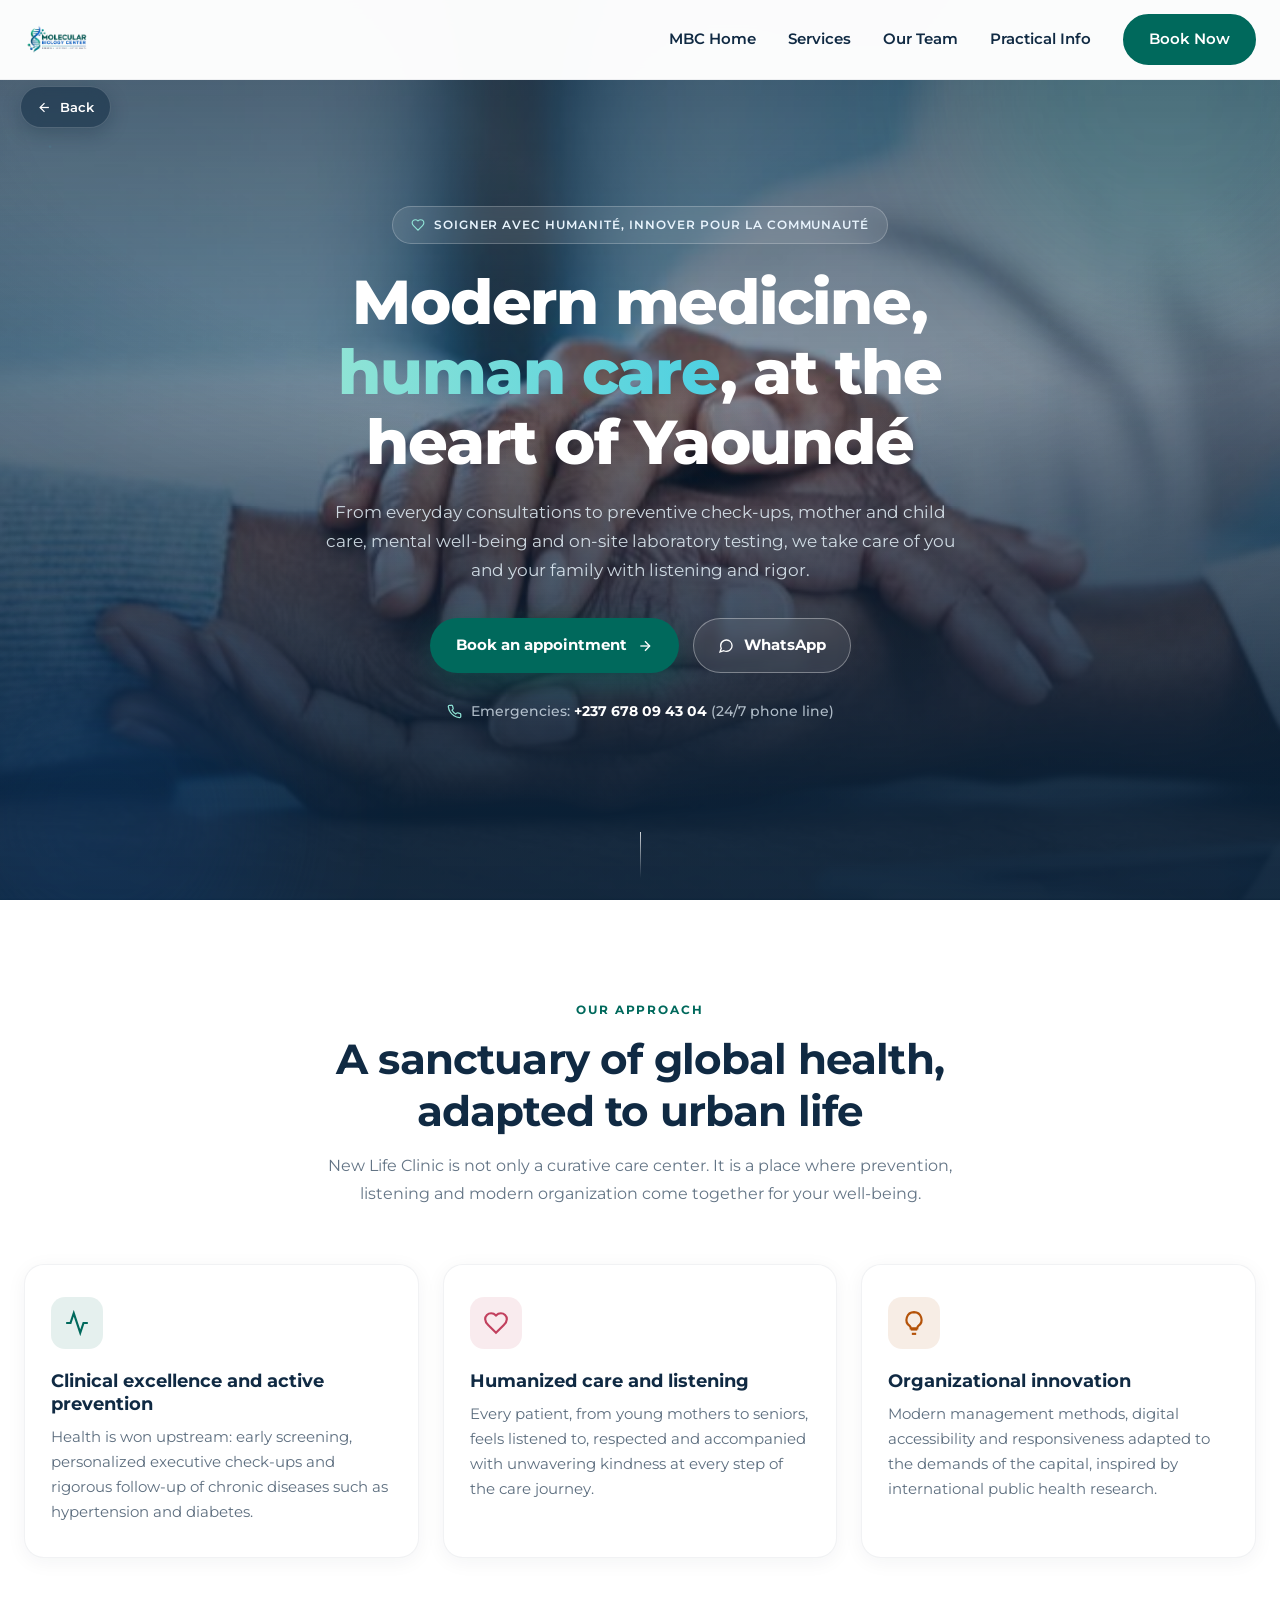
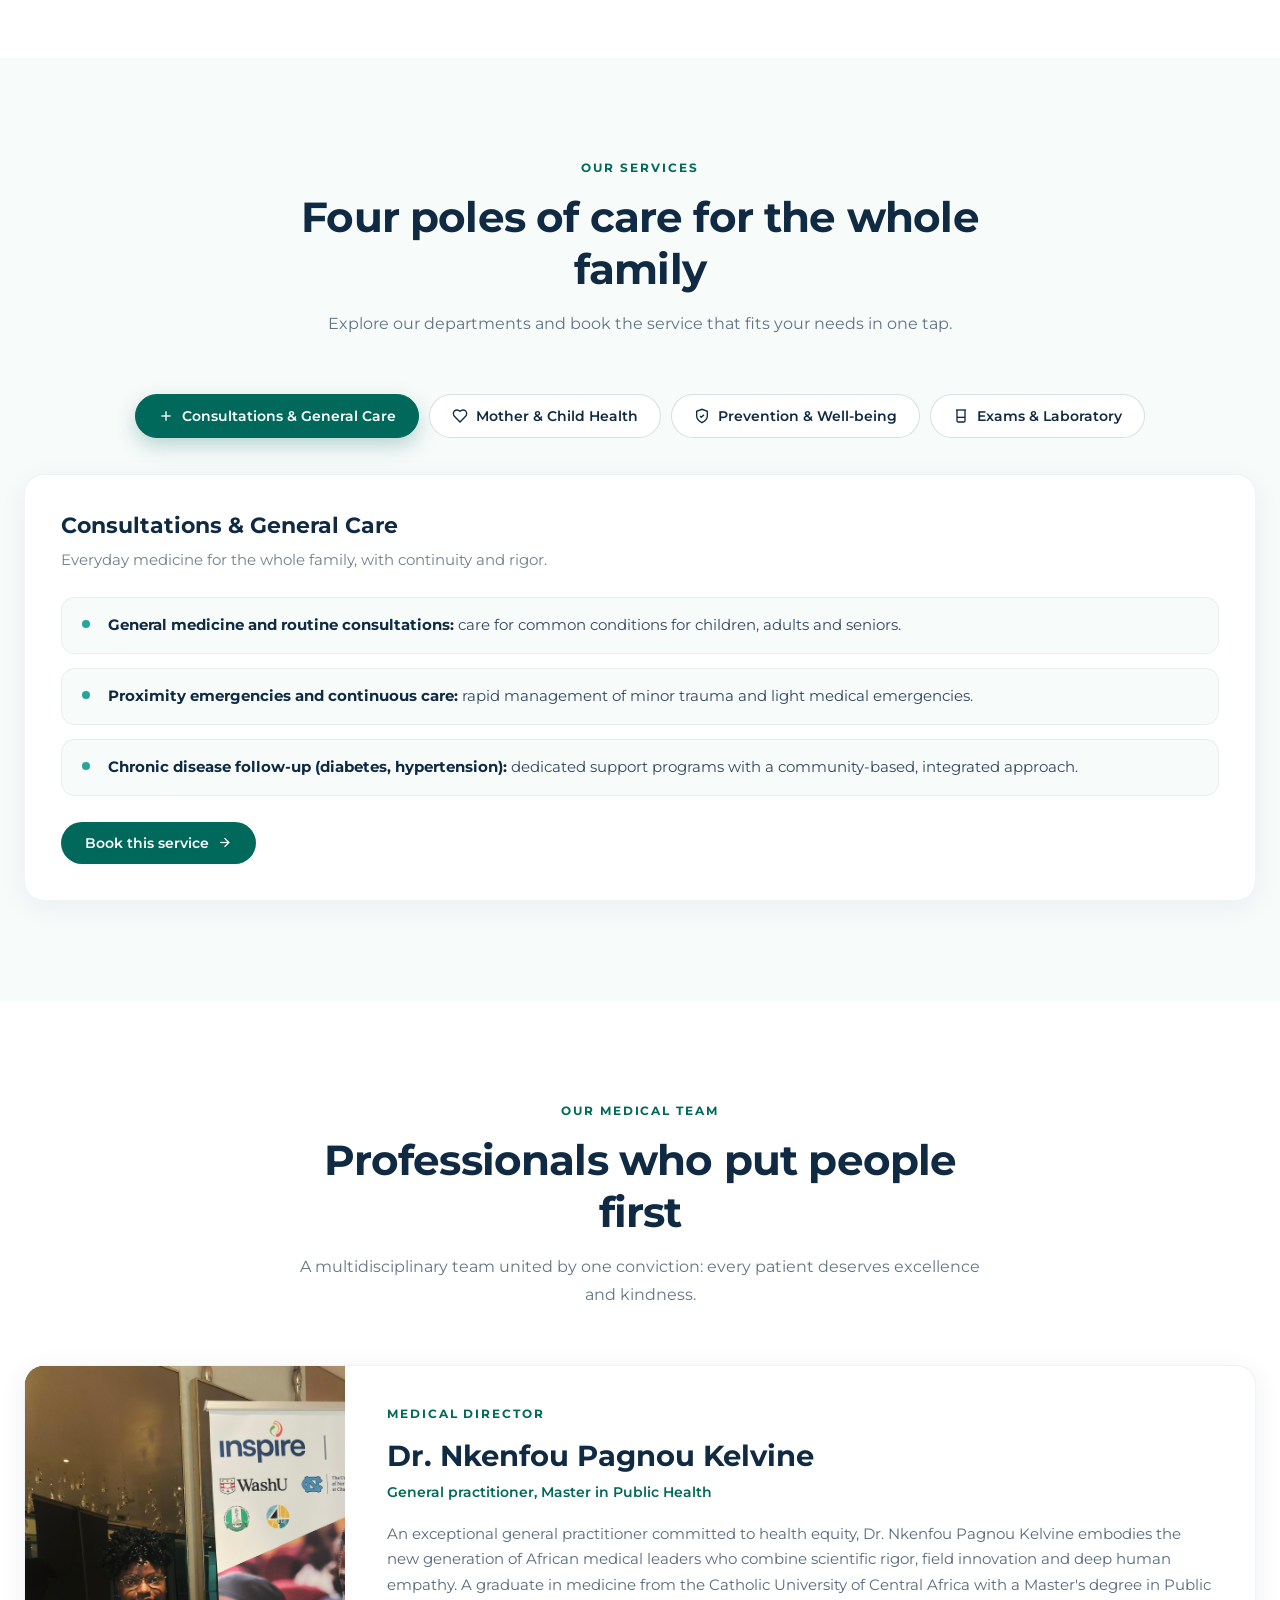
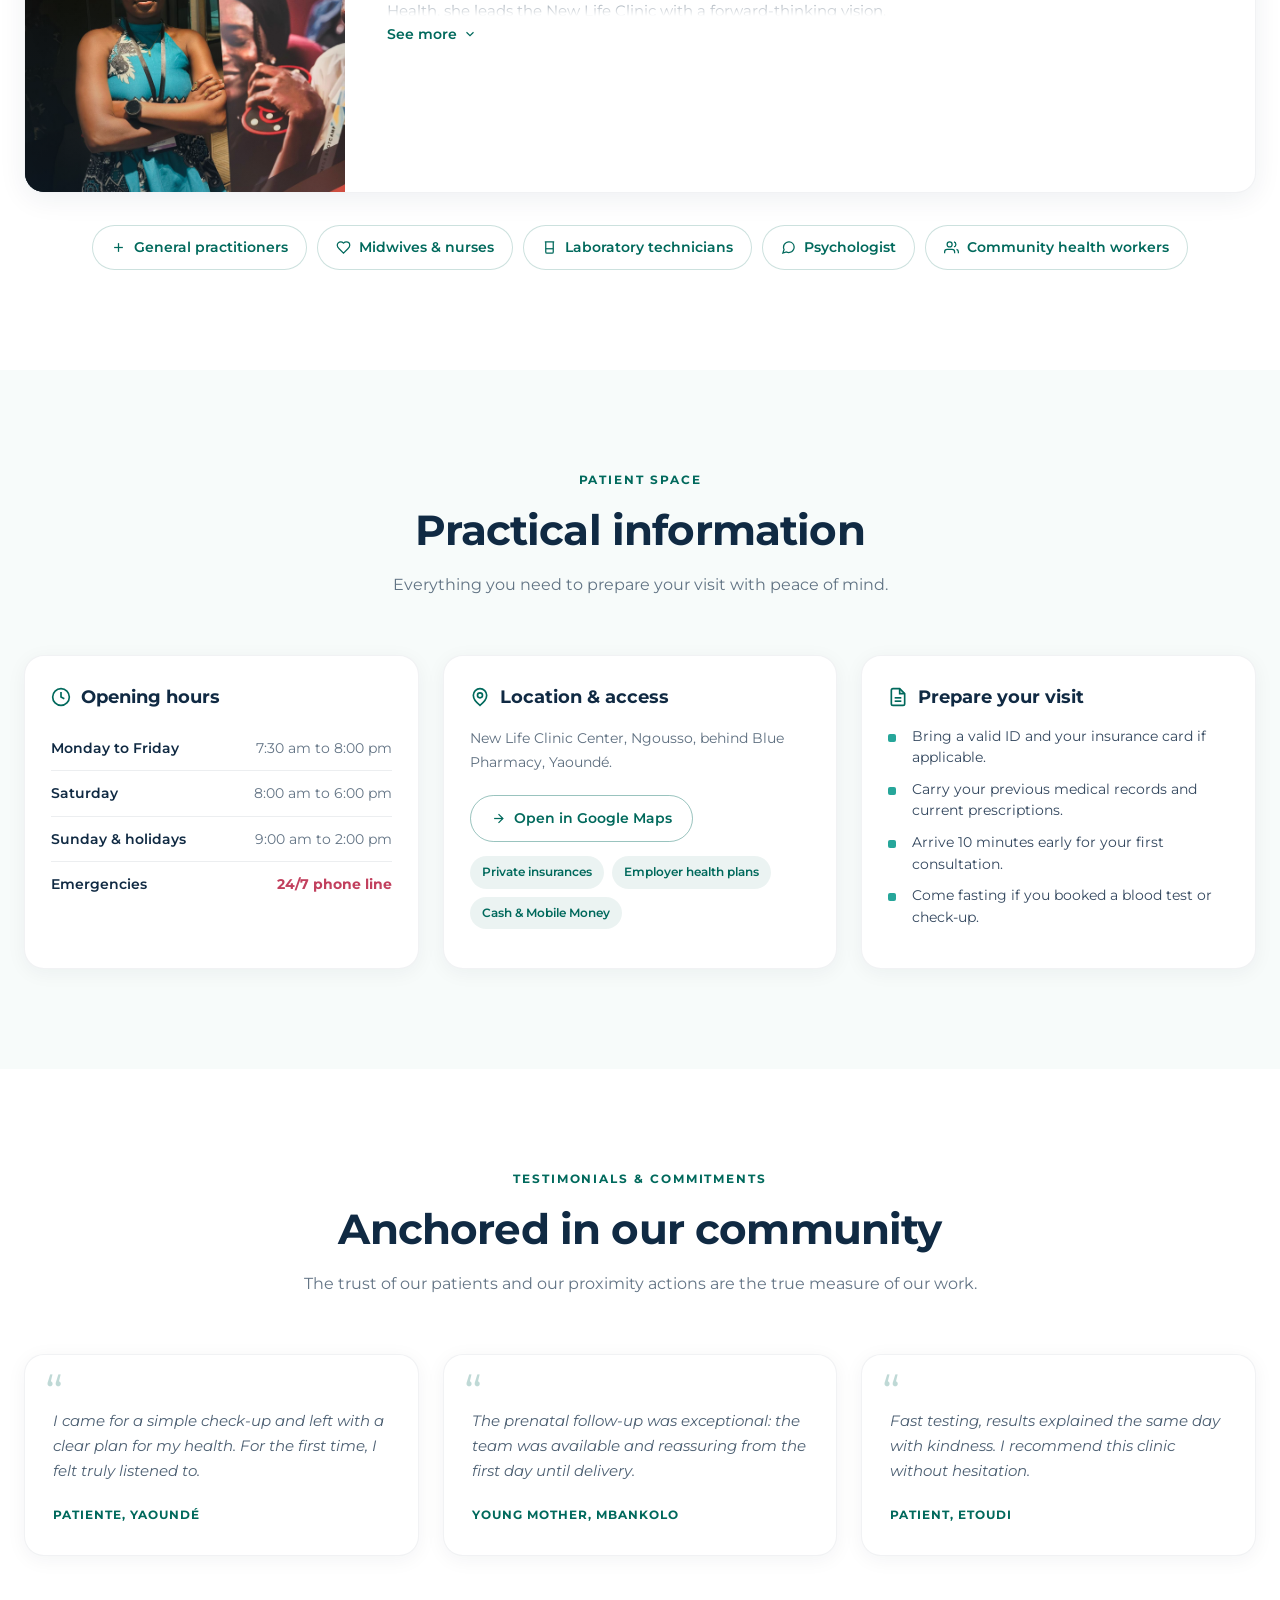
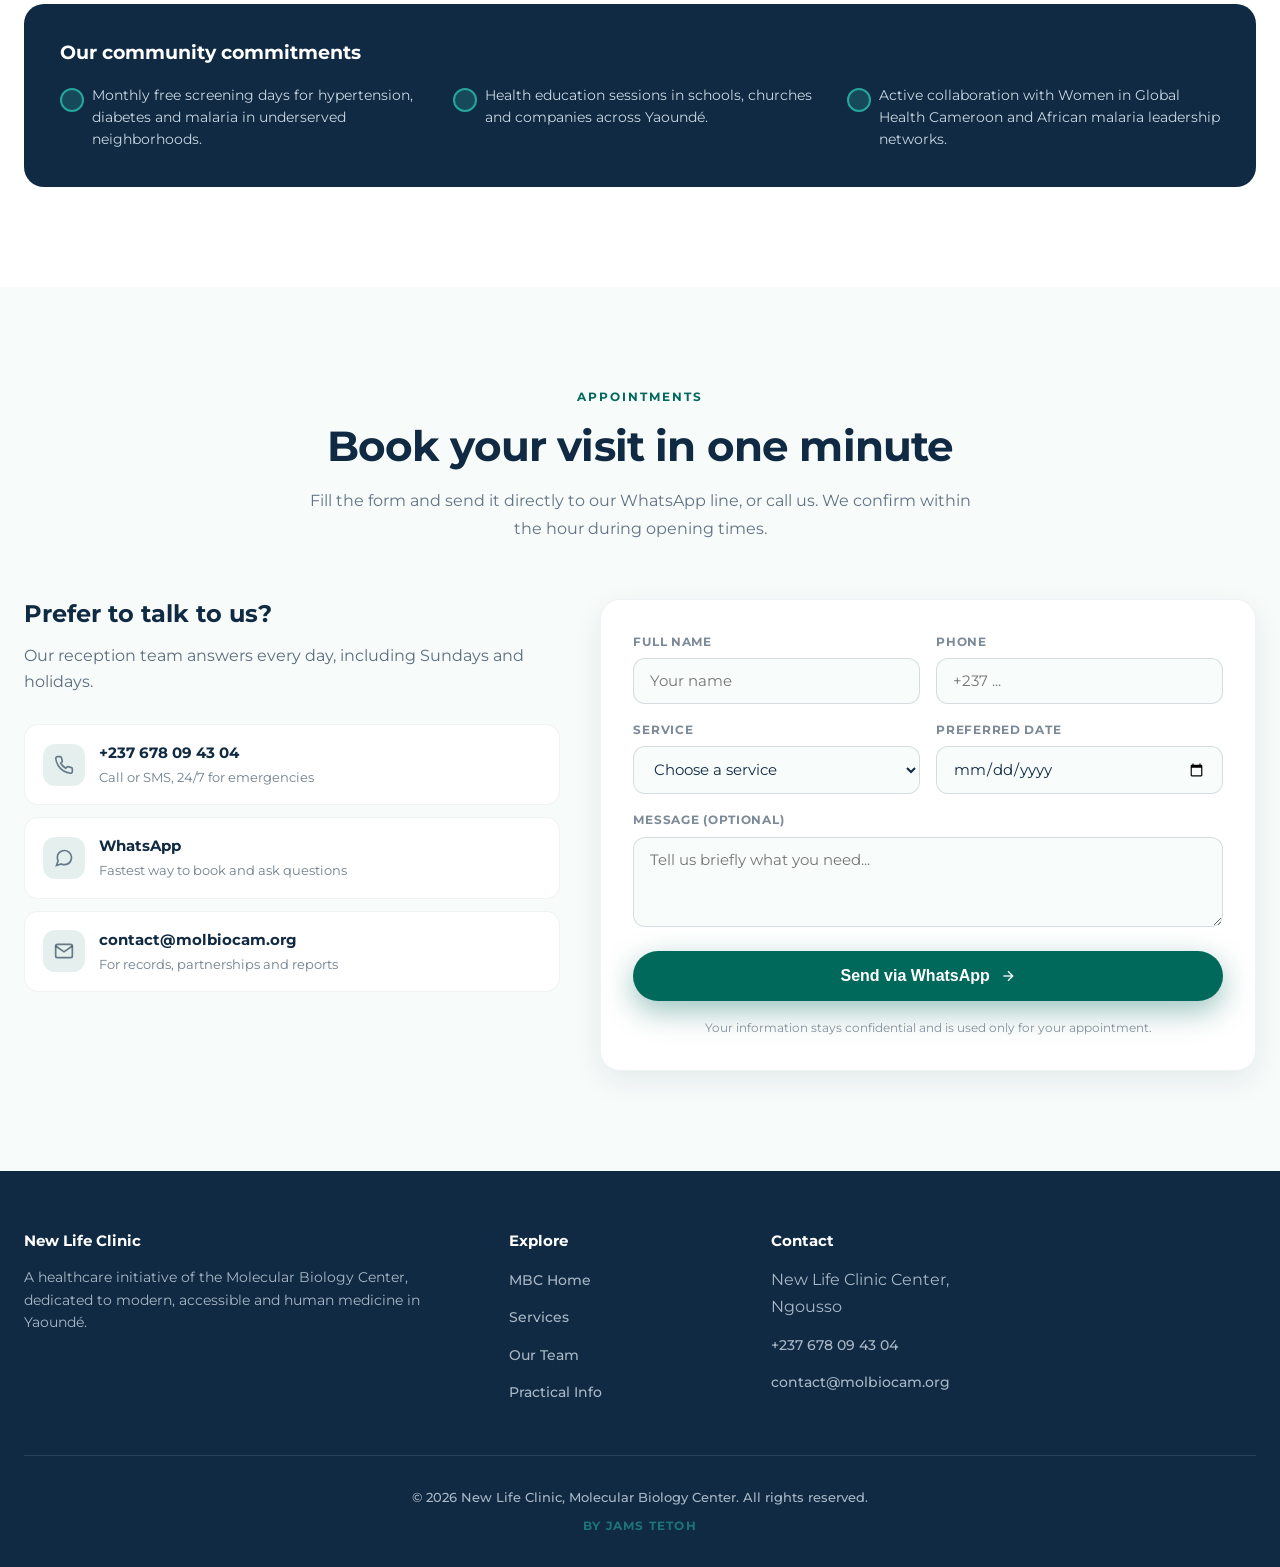
<file: new-life-clinic.html>
<!DOCTYPE html>
<html lang="en">
<head>
<meta charset="UTF-8">
<meta name="viewport" content="width=device-width, initial-scale=1.0, maximum-scale=5.0">
<title>New Life Clinic | Molecular Biology Center</title>
<link href="https://fonts.googleapis.com/css2?family=Sora:wght@600;700;800&family=Inter:wght@400;500;600&display=swap" rel="stylesheet">
<link rel="stylesheet" href="assets/mbc-core.css">
<style>
.nlc-section{padding:100px 24px;}
.nlc-section.alt{background:#F7FBFA;}
.nlc-inner{max-width:1240px;margin:0 auto;}
.sec-head{text-align:center;max-width:680px;margin:0 auto 56px;}
.overline{font-size:.75rem;font-weight:700;letter-spacing:.16em;text-transform:uppercase;color:#00695C;margin-bottom:14px;display:block;}
.sec-head h2{font-size:clamp(1.8rem,3.4vw,2.6rem);letter-spacing:-.02em;margin:0 0 14px;}
.sec-head p{color:rgba(16,42,67,.65);font-size:1.02rem;line-height:1.7;margin:0;}
.pillar-grid{display:grid;grid-template-columns:repeat(3,1fr);gap:24px;}
.pillar-card{background:#fff;border:1px solid rgba(16,42,67,.06);border-radius:20px;padding:32px 26px;box-shadow:0 4px 20px rgba(16,42,67,.05);transition:transform .35s cubic-bezier(.16,1,.3,1),box-shadow .35s ease;}
.pillar-card:hover{transform:translateY(-8px);box-shadow:0 24px 55px rgba(16,42,67,.12);}
.pillar-icon{width:52px;height:52px;border-radius:14px;display:flex;align-items:center;justify-content:center;margin-bottom:20px;}
.pillar-icon svg{width:26px;height:26px;}
.tint-teal{background:rgba(0,105,92,.1);color:#00695C;}
.tint-rose{background:rgba(194,64,94,.1);color:#C2405E;}
.tint-amber{background:rgba(180,83,9,.1);color:#B45309;}
.pillar-card h3{font-size:1.15rem;margin:0 0 10px;}
.pillar-card p{font-size:.92rem;color:rgba(16,42,67,.68);margin:0;}
.nlc-tabs{display:flex;flex-wrap:wrap;gap:10px;justify-content:center;margin-bottom:36px;}
.nlc-tab{padding:12px 22px;border-radius:50px;border:1.5px solid rgba(16,42,67,.15);background:#fff;color:#102A43;font-weight:600;font-size:.9rem;cursor:pointer;transition:all .3s;display:inline-flex;align-items:center;gap:8px;font-family:'Montserrat',sans-serif;}
.nlc-tab svg{width:16px;height:16px;}
.nlc-tab:hover{border-color:#00695C;color:#00695C;transform:translateY(-2px);}
.nlc-tab.active{background:#00695C;border-color:#00695C;color:#fff;box-shadow:0 8px 20px rgba(0,105,92,.25);}
.nlc-panel{display:none;background:#fff;border:1px solid rgba(16,42,67,.06);border-radius:20px;padding:36px;box-shadow:0 6px 28px rgba(16,42,67,.06);}
.nlc-panel.active{display:block;animation:panelIn .5s cubic-bezier(.16,1,.3,1);}
@keyframes panelIn{from{opacity:0;transform:translateY(14px);}to{opacity:1;transform:none;}}
.nlc-panel h3{font-size:1.4rem;margin:0 0 8px;}
.panel-sub{color:rgba(16,42,67,.6);margin:0 0 24px;font-size:.95rem;}
.svc-list{list-style:none;display:grid;gap:14px;margin:0 0 26px;padding:0;}
.svc-list li{background:#F7FBFA;border:1px solid rgba(16,42,67,.06);border-radius:14px;padding:16px 18px 16px 46px;position:relative;font-size:.93rem;color:#33475E;line-height:1.55;}
.svc-list li::before{content:"";position:absolute;left:20px;top:22px;width:8px;height:8px;border-radius:50%;background:#26A69A;}
.svc-list b{color:#102A43;}
.pick-service{display:inline-flex;align-items:center;gap:8px;background:#00695C;color:#fff;border:none;cursor:pointer;padding:12px 24px;border-radius:50px;font-weight:600;font-size:.9rem;transition:all .3s;font-family:'Montserrat',sans-serif;}
.pick-service:hover{background:#005a50;transform:translateY(-2px);box-shadow:0 8px 20px rgba(0,105,92,.25);}
.pick-service svg{width:15px;height:15px;}
.tm-founder{display:grid;grid-template-columns:320px 1fr;background:#fff;border-radius:20px;overflow:hidden;box-shadow:0 6px 28px rgba(16,42,67,.07);border:1px solid rgba(16,42,67,.06);margin-bottom:32px;}
.tm-founder-media{position:relative;aspect-ratio:3/4;background:linear-gradient(160deg,#0E3A34,#102A43);}
.tm-founder-media img{position:absolute;inset:0;width:100%;height:100%;object-fit:cover;object-position:35% 28%;transition:transform .9s cubic-bezier(.16,1,.3,1);}
.tm-founder:hover .tm-founder-media img{transform:scale(1.05);}
.tm-founder-media::after{content:"";position:absolute;inset:0;background:linear-gradient(200deg,transparent 60%,rgba(11,34,57,.4));}
.tm-founder-body{padding:38px 42px;}
.tm-role{display:block;color:#00695C;font-weight:600;font-size:.9rem;margin:6px 0 16px;}
.tm-founder-body h3{font-size:clamp(1.4rem,2.4vw,1.8rem);margin:0;}
.tm-desc{position:relative;overflow:hidden;max-height:6.2em;transition:max-height .7s cubic-bezier(.16,1,.3,1);}
.tm-desc p{color:rgba(16,42,67,.7);font-size:.95rem;line-height:1.7;margin:0 0 12px;}
.tm-desc::after{content:"";position:absolute;left:0;right:0;bottom:0;height:26px;background:linear-gradient(180deg,rgba(255,255,255,0),#fff 85%);pointer-events:none;transition:opacity .4s;}
.tm-founder.expanded .tm-desc{max-height:1600px;}
.tm-founder.expanded .tm-desc::after{opacity:0;}
.tm-more-btn{display:inline-flex;align-items:center;gap:6px;margin-top:6px;background:none;border:none;cursor:pointer;color:#00695C;font-weight:600;font-size:.85rem;font-family:'Montserrat',sans-serif;padding:0;}
.tm-more-btn:hover{text-decoration:underline;}
.tm-more-btn svg{width:14px;height:14px;transition:transform .3s;}
.tm-founder.expanded .tm-more-btn svg{transform:rotate(180deg);}
.care-chips{display:flex;flex-wrap:wrap;gap:10px;justify-content:center;}
.care-chip{padding:10px 18px;border-radius:50px;background:#fff;border:1px solid rgba(0,105,92,.2);color:#00695C;font-size:.85rem;font-weight:600;display:inline-flex;align-items:center;gap:8px;transition:all .3s;}
.care-chip:hover{background:#00695C;color:#fff;transform:translateY(-2px);}
.care-chip svg{width:15px;height:15px;}
.info-grid{display:grid;grid-template-columns:repeat(3,1fr);gap:24px;}
.info-card{background:#fff;border-radius:20px;padding:30px 26px;border:1px solid rgba(16,42,67,.06);box-shadow:0 4px 20px rgba(16,42,67,.05);}
.info-card h3{font-size:1.1rem;margin:0 0 18px;display:flex;align-items:center;gap:10px;}
.info-card h3 svg{width:20px;height:20px;color:#00695C;flex-shrink:0;}
.hours-list{list-style:none;margin:0;padding:0;}
.hours-list li{display:flex;justify-content:space-between;gap:12px;padding:10px 0;border-bottom:1px solid rgba(16,42,67,.08);font-size:.9rem;}
.hours-list li:last-child{border:none;}
.hours-list b{color:#102A43;font-weight:600;}
.hours-list span{color:rgba(16,42,67,.65);text-align:right;}
.hours-list .hl{color:#C2405E;font-weight:700;}
.info-card p{font-size:.9rem;color:rgba(16,42,67,.68);margin:0 0 14px;}
.visit-list{list-style:none;margin:0;padding:0;}
.visit-list li{position:relative;padding-left:24px;margin-bottom:10px;font-size:.9rem;color:#33475E;line-height:1.5;}
.visit-list li::before{content:"";position:absolute;left:0;top:8px;width:8px;height:8px;border-radius:2px;background:#26A69A;}
.map-btn{display:inline-flex;align-items:center;gap:8px;padding:11px 20px;border:1.5px solid rgba(0,105,92,.4);border-radius:50px;color:#00695C;font-weight:600;font-size:.88rem;transition:all .3s;margin-top:6px;}
.map-btn:hover{background:#00695C;color:#fff;transform:translateY(-2px);}
.map-btn svg{width:15px;height:15px;}
.chip-row{display:flex;flex-wrap:wrap;gap:8px;margin-top:14px;}
.mini-chip{padding:6px 12px;border-radius:50px;background:rgba(0,105,92,.08);color:#00695C;font-size:.75rem;font-weight:600;}
.quote-grid{display:grid;grid-template-columns:repeat(3,1fr);gap:24px;margin-bottom:48px;}
.quote-card{background:#fff;border-radius:20px;padding:28px;border:1px solid rgba(16,42,67,.06);box-shadow:0 4px 20px rgba(16,42,67,.05);position:relative;}
.quote-card::before{content:"\201C";font-family:'Montserrat',sans-serif;font-size:3rem;color:rgba(0,105,92,.25);position:absolute;top:14px;left:20px;line-height:1;}
.quote-card p{font-size:.92rem;color:rgba(16,42,67,.75);margin:26px 0 16px;font-style:italic;}
.quote-card span{font-size:.78rem;font-weight:700;color:#00695C;text-transform:uppercase;letter-spacing:.08em;}
.commit-box{background:#102A43;border-radius:20px;padding:36px;color:#fff;}
.commit-box h3{color:#fff;font-size:1.2rem;margin:0 0 20px;}
.commit-list{list-style:none;margin:0;padding:0;display:grid;grid-template-columns:repeat(3,1fr);gap:20px;}
.commit-list li{position:relative;padding-left:32px;font-size:.9rem;color:rgba(232,244,253,.85);line-height:1.55;}
.commit-list li::before{content:"";position:absolute;left:0;top:4px;width:20px;height:20px;border-radius:50%;background:rgba(38,166,154,.25);border:2px solid #26A69A;}
.book-grid{display:grid;grid-template-columns:.9fr 1.1fr;gap:40px;align-items:start;}
.book-side h3{font-size:1.5rem;margin:0 0 14px;}
.book-side>p{color:rgba(16,42,67,.68);font-size:.98rem;margin:0 0 28px;}
.book-item{display:flex;align-items:center;gap:14px;padding:16px 18px;background:#fff;border:1px solid rgba(16,42,67,.06);border-radius:14px;margin-bottom:12px;transition:all .3s;}
.book-item:hover{transform:translateX(6px);box-shadow:0 8px 24px rgba(16,42,67,.08);}
.book-item-ico{width:42px;height:42px;border-radius:12px;background:rgba(0,105,92,.1);color:#00695C;display:flex;align-items:center;justify-content:center;flex-shrink:0;}
.book-item-ico svg{width:20px;height:20px;}
.book-item b{display:block;font-size:.92rem;color:#102A43;}
.book-item span{font-size:.82rem;color:rgba(16,42,67,.6);}
.book-form{background:#fff;border-radius:20px;padding:32px;border:1px solid rgba(16,42,67,.06);box-shadow:0 10px 30px rgba(16,42,67,.08);display:grid;gap:16px;}
.form-row{display:grid;grid-template-columns:1fr 1fr;gap:16px;}
.book-form label{font-size:.75rem;font-weight:700;letter-spacing:.06em;text-transform:uppercase;color:rgba(16,42,67,.55);display:block;margin-bottom:6px;}
.book-form input,.book-form select,.book-form textarea{width:100%;padding:13px 16px;border-radius:12px;border:1.5px solid rgba(16,42,67,.15);font-family:'Montserrat',sans-serif;font-size:.92rem;color:#102A43;background:#F8FCFB;transition:border .2s,box-shadow .2s;outline:none;}
.book-form input:focus,.book-form select:focus,.book-form textarea:focus{border-color:#00695C;box-shadow:0 0 0 3px rgba(0,105,92,.12);background:#fff;}
.book-form textarea{resize:vertical;min-height:90px;}
.submit-btn{width:100%;justify-content:center;padding:16px 24px;font-size:1rem;}
.form-note{font-size:.78rem;color:rgba(16,42,67,.5);text-align:center;margin:0;}
@media(max-width:960px){.pillar-grid,.info-grid,.quote-grid{grid-template-columns:1fr;}.commit-list{grid-template-columns:1fr;}.book-grid{grid-template-columns:1fr;}.tm-founder{grid-template-columns:1fr;}.tm-founder-media{aspect-ratio:4/5;max-height:520px;}.tm-founder-media img{object-position:35% 22%;}.tm-founder-body{padding:28px 24px;}}
@media(max-width:430px){.nlc-section{padding:60px 16px !important;}.sec-head h2{font-size:clamp(1.4rem,6vw,1.8rem) !important;}.sec-head p{font-size:.9rem !important;}.nlc-tab{padding:10px 16px;font-size:.82rem;}.nlc-panel{padding:24px 18px !important;}.nlc-panel h3{font-size:1.2rem !important;}.svc-list li{padding:14px 14px 14px 40px;font-size:.88rem;}.svc-list li::before{left:16px;top:20px;}.tm-founder-body{padding:20px 16px !important;}.tm-founder-body h3{font-size:1.3rem !important;}.tm-founder-media{aspect-ratio:4/5 !important;max-height:460px !important;}.info-card{padding:24px 18px !important;}.commit-box{padding:24px 18px !important;}.book-form{padding:22px 16px !important;}.form-row{grid-template-columns:1fr !important;}}
</style>
</head>
<body>
<header class="mbc-header" id="mbcHeader">
  <div class="mbc-header-inner">
    <a href="index.html" class="mbc-logo"><img src="/photos/mbc-logo.png" alt="Molecular Biology Center" class="mbc-logo-img" onerror="this.style.display='none';"></a>
    <nav class="mbc-nav">
      <a href="index.html">MBC Home</a><a href="#services">Services</a><a href="#team">Our Team</a><a href="#info">Practical Info</a>
      <a href="#book" class="mbc-nav-cta">Book Now</a>
    </nav>
    <button class="mbc-menu-toggle" id="mbcMenuToggle" aria-label="Toggle menu"><span></span><span></span><span></span></button>
  </div>
</header>
<div class="mbc-backdrop" id="mbcBackdrop"></div>
<a href="#" class="gb-back" id="gbBack" aria-label="Go back"><svg viewBox="0 0 24 24" fill="none" stroke="currentColor" stroke-width="2"><path d="M19 12H5"/><path d="m12 19-7-7 7-7"/></svg><span>Back</span></a>
<div class="mbc-mobile-menu" id="mbcMobileMenu">
  <a href="index.html" class="mbc-mobile-link" data-num="01"><svg viewBox="0 0 24 24" fill="none" stroke="currentColor" stroke-width="2"><path d="M3 9l9-7 9 7v11a2 2 0 0 1-2 2H5a2 2 0 0 1-2-2z"/><polyline points="9 22 9 12 15 12 15 22"/></svg>MBC Home</a>
  <a href="#services" class="mbc-mobile-link" data-section="services" data-num="02"><svg viewBox="0 0 24 24" fill="none" stroke="currentColor" stroke-width="2"><path d="M12 5v14"/><path d="M5 12h14"/></svg>Services</a>
  <a href="#team" class="mbc-mobile-link" data-section="team" data-num="03"><svg viewBox="0 0 24 24" fill="none" stroke="currentColor" stroke-width="2"><path d="M17 21v-2a4 4 0 0 0-4-4H5a4 4 0 0 0-4 4v2"/><circle cx="9" cy="7" r="4"/><path d="M23 21v-2a4 4 0 0 0-3-3.87"/><path d="M16 3.13a4 4 0 0 1 0 7.75"/></svg>Our Team</a>
  <a href="#info" class="mbc-mobile-link" data-section="info" data-num="04"><svg viewBox="0 0 24 24" fill="none" stroke="currentColor" stroke-width="2"><circle cx="12" cy="12" r="10"/><polyline points="12 6 12 12 16 14"/></svg>Practical Info</a>
  <a href="#book" class="mbc-nav-cta mbc-mobile-link" data-section="book" data-num="05"><svg viewBox="0 0 24 24" fill="none" stroke="currentColor" stroke-width="2"><rect x="3" y="4" width="18" height="18" rx="2"/><line x1="16" y1="2" x2="16" y2="6"/><line x1="8" y1="2" x2="8" y2="6"/><line x1="3" y1="10" x2="21" y2="10"/></svg>Book Now</a>
  <div class="mbc-menu-footer"><p>New Life Clinic, Yaoundé</p><p><a href="tel:+237678094304">+237 678 09 43 04</a></p><p>© 2026 Molecular Biology Center</p></div>
</div>

<section class="gb-hero" id="home">
  <div class="gb-hero-bg">
    <img class="gb-hero-img" src="/photos/clinic-hero.jpg" alt="A caregiver holding a patient's hands at New Life Clinic" onerror="this.src='/photos/hero-lab.jpg';">
    <div class="gb-hero-overlay"></div>
    <span class="gb-glow gb-glow-1"></span><span class="gb-glow gb-glow-2"></span>
  </div>
  <canvas class="gb-particles" id="gbParticles"></canvas>
  <div class="gb-hero-inner">
    <span class="gb-badge"><svg viewBox="0 0 24 24" fill="none" stroke="currentColor" stroke-width="2"><path d="M19 14c1.49-1.46 3-3.21 3-5.5A5.5 5.5 0 0 0 16.5 3c-1.76 0-3 .5-4.5 2-1.5-1.5-2.74-2-4.5-2A5.5 5.5 0 0 0 2 8.5c0 2.3 1.5 4.05 3 5.5l7 7Z"/></svg> Soigner avec humanité, innover pour la communauté</span>
    <h1>Modern medicine, <span class="acc">human care</span>, at the heart of Yaoundé</h1>
    <p class="gb-sub">From everyday consultations to preventive check-ups, mother and child care, mental well-being and on-site laboratory testing, we take care of you and your family with listening and rigor.</p>
    <div class="gb-cta">
      <a class="gb-btn-solid" href="#book">Book an appointment <svg viewBox="0 0 24 24" fill="none" stroke="currentColor" stroke-width="2"><path d="M5 12h14"/><path d="m12 5 7 7-7 7"/></svg></a>
      <a class="gb-btn-ghost" href="https://wa.me/237697955844" target="_blank" rel="noopener"><svg viewBox="0 0 24 24" fill="none" stroke="currentColor" stroke-width="2"><path d="M21 11.5a8.38 8.38 0 0 1-.9 3.8 8.5 8.5 0 0 1-7.6 4.7 8.38 8.38 0 0 1-3.8-.9L3 21l1.9-5.7a8.38 8.38 0 0 1-.9-3.8 8.5 8.5 0 0 1 4.7-7.6 8.38 8.38 0 0 1 3.8-.9h.5a8.48 8.48 0 0 1 8 8v.5z"/></svg> WhatsApp</a>
    </div>
    <div class="gb-contactline"><svg viewBox="0 0 24 24" fill="none" stroke="currentColor" stroke-width="2"><path d="M22 16.92v3a2 2 0 0 1-2.18 2 19.79 19.79 0 0 1-8.63-3.07 19.5 19.5 0 0 1-6-6 19.79 19.79 0 0 1-3.07-8.67A2 2 0 0 1 4.11 2h3a2 2 0 0 1 2 1.72 12.84 12.84 0 0 0 .7 2.81 2 2 0 0 1-.45 2.11L8.09 9.91a16 16 0 0 0 6 6l1.27-1.27a2 2 0 0 1 2.11-.45 12.84 12.84 0 0 0 2.81.7A2 2 0 0 1 22 16.92z"/></svg><span>Emergencies: <a href="tel:+237678094304">+237 678 09 43 04</a> (24/7 phone line)</span></div>
  </div>
  <div class="gb-scrollhint"></div>
</section>

<section class="nlc-section" id="vision">
  <div class="nlc-inner">
    <div class="sec-head mbcx-reveal">
      <span class="overline">Our approach</span>
      <h2>A sanctuary of global health, adapted to urban life</h2>
      <p>New Life Clinic is not only a curative care center. It is a place where prevention, listening and modern organization come together for your well-being.</p>
    </div>
    <div class="pillar-grid">
      <div class="pillar-card mbcx-reveal"><div class="pillar-icon tint-teal"><svg viewBox="0 0 24 24" fill="none" stroke="currentColor" stroke-width="2"><path d="M22 12h-4l-3 9L9 3l-3 9H2"/></svg></div><h3>Clinical excellence and active prevention</h3><p>Health is won upstream: early screening, personalized executive check-ups and rigorous follow-up of chronic diseases such as hypertension and diabetes.</p></div>
      <div class="pillar-card mbcx-reveal"><div class="pillar-icon tint-rose"><svg viewBox="0 0 24 24" fill="none" stroke="currentColor" stroke-width="2"><path d="M19 14c1.49-1.46 3-3.21 3-5.5A5.5 5.5 0 0 0 16.5 3c-1.76 0-3 .5-4.5 2-1.5-1.5-2.74-2-4.5-2A5.5 5.5 0 0 0 2 8.5c0 2.3 1.5 4.05 3 5.5l7 7Z"/></svg></div><h3>Humanized care and listening</h3><p>Every patient, from young mothers to seniors, feels listened to, respected and accompanied with unwavering kindness at every step of the care journey.</p></div>
      <div class="pillar-card mbcx-reveal"><div class="pillar-icon tint-amber"><svg viewBox="0 0 24 24" fill="none" stroke="currentColor" stroke-width="2"><path d="M9 18h6"/><path d="M10 22h4"/><path d="M12 2a7 7 0 0 0-4 12.7c.6.5 1 1.4 1 2.3h6c0-.9.4-1.8 1-2.3A7 7 0 0 0 12 2z"/></svg></div><h3>Organizational innovation</h3><p>Modern management methods, digital accessibility and responsiveness adapted to the demands of the capital, inspired by international public health research.</p></div>
    </div>
  </div>
</section>

<section class="nlc-section alt" id="services">
  <div class="nlc-inner">
    <div class="sec-head mbcx-reveal">
      <span class="overline">Our services</span>
      <h2>Four poles of care for the whole family</h2>
      <p>Explore our departments and book the service that fits your needs in one tap.</p>
    </div>
    <div class="nlc-tabs mbcx-reveal">
      <button class="nlc-tab active" data-tab="panel-a"><svg viewBox="0 0 24 24" fill="none" stroke="currentColor" stroke-width="2"><path d="M12 5v14"/><path d="M5 12h14"/></svg> Consultations & General Care</button>
      <button class="nlc-tab" data-tab="panel-b"><svg viewBox="0 0 24 24" fill="none" stroke="currentColor" stroke-width="2"><path d="M19 14c1.49-1.46 3-3.21 3-5.5A5.5 5.5 0 0 0 16.5 3c-1.76 0-3 .5-4.5 2-1.5-1.5-2.74-2-4.5-2A5.5 5.5 0 0 0 2 8.5c0 2.3 1.5 4.05 3 5.5l7 7Z"/></svg> Mother & Child Health</button>
      <button class="nlc-tab" data-tab="panel-c"><svg viewBox="0 0 24 24" fill="none" stroke="currentColor" stroke-width="2"><path d="M12 22s8-4 8-10V5l-8-3-8 3v7c0 6 8 10 8 10z"/><path d="m9 12 2 2 4-4"/></svg> Prevention & Well-being</button>
      <button class="nlc-tab" data-tab="panel-d"><svg viewBox="0 0 24 24" fill="none" stroke="currentColor" stroke-width="2"><path d="M4.5 3h15"/><path d="M6 3v16a2 2 0 0 0 2 2h8a2 2 0 0 0 2-2V3"/><path d="M6 14h12"/></svg> Exams & Laboratory</button>
    </div>
    <div class="nlc-panel active" id="panel-a">
      <h3>Consultations & General Care</h3>
      <p class="panel-sub">Everyday medicine for the whole family, with continuity and rigor.</p>
      <ul class="svc-list">
        <li><b>General medicine and routine consultations:</b> care for common conditions for children, adults and seniors.</li>
        <li><b>Proximity emergencies and continuous care:</b> rapid management of minor trauma and light medical emergencies.</li>
        <li><b>Chronic disease follow-up (diabetes, hypertension):</b> dedicated support programs with a community-based, integrated approach.</li>
      </ul>
      <button class="pick-service" data-service="General consultation">Book this service <svg viewBox="0 0 24 24" fill="none" stroke="currentColor" stroke-width="2"><path d="M5 12h14"/><path d="m12 5 7 7-7 7"/></svg></button>
    </div>
    <div class="nlc-panel" id="panel-b">
      <h3>Mother & Child Health</h3>
      <p class="panel-sub">A reassuring journey from pregnancy to childhood.</p>
      <ul class="svc-list">
        <li><b>Prenatal and postnatal consultations:</b> personalized support for expectant and new mothers.</li>
        <li><b>Pediatric follow-up and vaccination:</b> growth monitoring and respect for the vaccination schedule in a caring setting.</li>
        <li><b>Family planning and reproductive health:</b> tailored and confidential counseling for every stage of life.</li>
      </ul>
      <button class="pick-service" data-service="Prenatal consultation">Book this service <svg viewBox="0 0 24 24" fill="none" stroke="currentColor" stroke-width="2"><path d="M5 12h14"/><path d="m12 5 7 7-7 7"/></svg></button>
    </div>
    <div class="nlc-panel" id="panel-c">
      <h3>Prevention, Well-being & Innovation</h3>
      <p class="panel-sub">What makes the clinic unique: preventing rather than curing.</p>
      <ul class="svc-list">
        <li><b>Preventive health check-ups:</b> screening packages adapted to age and sex (diabetes, hypertension, female cancers).</li>
        <li><b>Therapeutic education and community workshops:</b> sessions on lifestyle, nutrition and stress management.</li>
        <li><b>Psychological support and listening:</b> a mental health dimension integrated into whole-person care.</li>
      </ul>
      <button class="pick-service" data-service="Preventive check-up">Book this service <svg viewBox="0 0 24 24" fill="none" stroke="currentColor" stroke-width="2"><path d="M5 12h14"/><path d="m12 5 7 7-7 7"/></svg></button>
    </div>
    <div class="nlc-panel" id="panel-d">
      <h3>Exams & Laboratory</h3>
      <p class="panel-sub">Fast, reliable results, explained with care.</p>
      <ul class="svc-list">
        <li><b>Rapid diagnostic tests:</b> malaria, HIV and blood glucose with results in minutes.</li>
        <li><b>On-site sampling:</b> collections processed with the scientific rigor of the Molecular Biology Center.</li>
        <li><b>Clear result delivery:</b> secure transmission with a medical explanation you can understand.</li>
      </ul>
      <button class="pick-service" data-service="Laboratory / rapid test">Book this service <svg viewBox="0 0 24 24" fill="none" stroke="currentColor" stroke-width="2"><path d="M5 12h14"/><path d="m12 5 7 7-7 7"/></svg></button>
    </div>
  </div>
</section>

<section class="nlc-section" id="team">
  <div class="nlc-inner">
    <div class="sec-head mbcx-reveal">
      <span class="overline">Our medical team</span>
      <h2>Professionals who put people first</h2>
      <p>A multidisciplinary team united by one conviction: every patient deserves excellence and kindness.</p>
    </div>
    <article class="tm-founder mbcx-reveal-left" id="directorCard">
      <div class="tm-founder-media"><img src="/photos/team-kelvine.jpg" alt="Dr. Nkenfou Pagnou Kelvine" loading="lazy"></div>
      <div class="tm-founder-body">
        <span class="overline">Medical Director</span>
        <h3>Dr. Nkenfou Pagnou Kelvine</h3>
        <span class="tm-role">General practitioner, Master in Public Health</span>
        <div class="tm-desc">
          <p>An exceptional general practitioner committed to health equity, Dr. Nkenfou Pagnou Kelvine embodies the new generation of African medical leaders who combine scientific rigor, field innovation and deep human empathy. A graduate in medicine from the Catholic University of Central Africa with a Master's degree in Public Health, she leads the New Life Clinic with a forward-thinking vision.</p>
          <p>Having honed her clinical skills in district and university hospitals across Cameroon, she has acquired solid mastery of hospital management, primary health care and comprehensive patient care. Her leadership was recognized through her election as best female staff member at the Baham District Hospital, and through her responsibilities within Women in Global Health Cameroon, the African Leaders Malaria Alliance and leading research networks.</p>
          <p>Under her guidance, the New Life Clinic positions itself not only as a curative care center, but as a true sanctuary of global health adapted to the urban rhythm of Yaoundé, built around clinical excellence, humanized care and organizational innovation.</p>
        </div>
        <button class="tm-more-btn"><span>See more</span> <svg viewBox="0 0 24 24" fill="none" stroke="currentColor" stroke-width="2"><path d="m6 9 6 6 6-6"/></svg></button>
      </div>
    </article>
    <div class="care-chips mbcx-reveal">
      <span class="care-chip"><svg viewBox="0 0 24 24" fill="none" stroke="currentColor" stroke-width="2"><path d="M12 5v14"/><path d="M5 12h14"/></svg> General practitioners</span>
      <span class="care-chip"><svg viewBox="0 0 24 24" fill="none" stroke="currentColor" stroke-width="2"><path d="M19 14c1.49-1.46 3-3.21 3-5.5A5.5 5.5 0 0 0 16.5 3c-1.76 0-3 .5-4.5 2-1.5-1.5-2.74-2-4.5-2A5.5 5.5 0 0 0 2 8.5c0 2.3 1.5 4.05 3 5.5l7 7Z"/></svg> Midwives & nurses</span>
      <span class="care-chip"><svg viewBox="0 0 24 24" fill="none" stroke="currentColor" stroke-width="2"><path d="M4.5 3h15"/><path d="M6 3v16a2 2 0 0 0 2 2h8a2 2 0 0 0 2-2V3"/><path d="M6 14h12"/></svg> Laboratory technicians</span>
      <span class="care-chip"><svg viewBox="0 0 24 24" fill="none" stroke="currentColor" stroke-width="2"><path d="M21 11.5a8.38 8.38 0 0 1-.9 3.8 8.5 8.5 0 0 1-7.6 4.7 8.38 8.38 0 0 1-3.8-.9L3 21l1.9-5.7a8.38 8.38 0 0 1-.9-3.8 8.5 8.5 0 0 1 4.7-7.6 8.38 8.38 0 0 1 3.8-.9h.5a8.48 8.48 0 0 1 8 8v.5z"/></svg> Psychologist</span>
      <span class="care-chip"><svg viewBox="0 0 24 24" fill="none" stroke="currentColor" stroke-width="2"><path d="M17 21v-2a4 4 0 0 0-4-4H5a4 4 0 0 0-4 4v2"/><circle cx="9" cy="7" r="4"/><path d="M23 21v-2a4 4 0 0 0-3-3.87"/><path d="M16 3.13a4 4 0 0 1 0 7.75"/></svg> Community health workers</span>
    </div>
  </div>
</section>

<section class="nlc-section alt" id="info">
  <div class="nlc-inner">
    <div class="sec-head mbcx-reveal">
      <span class="overline">Patient space</span>
      <h2>Practical information</h2>
      <p>Everything you need to prepare your visit with peace of mind.</p>
    </div>
    <div class="info-grid">
      <div class="info-card mbcx-reveal">
        <h3><svg viewBox="0 0 24 24" fill="none" stroke="currentColor" stroke-width="2"><circle cx="12" cy="12" r="10"/><polyline points="12 6 12 12 16 14"/></svg> Opening hours</h3>
        <ul class="hours-list">
          <li><b>Monday to Friday</b><span>7:30 am to 8:00 pm</span></li>
          <li><b>Saturday</b><span>8:00 am to 6:00 pm</span></li>
          <li><b>Sunday & holidays</b><span>9:00 am to 2:00 pm</span></li>
          <li><b>Emergencies</b><span class="hl">24/7 phone line</span></li>
        </ul>
      </div>
      <div class="info-card mbcx-reveal">
        <h3><svg viewBox="0 0 24 24" fill="none" stroke="currentColor" stroke-width="2"><path d="M20 10c0 6-8 12-8 12s-8-6-8-12a8 8 0 0 1 16 0Z"/><circle cx="12" cy="10" r="3"/></svg> Location & access</h3>
        <p>New Life Clinic Center, Ngousso, behind Blue Pharmacy, Yaoundé.</p>
        <a class="map-btn" href="https://www.google.com/maps/search/?api=1&query=Pharmacie+Blue+Ngousso+Yaounde" target="_blank" rel="noopener"><svg viewBox="0 0 24 24" fill="none" stroke="currentColor" stroke-width="2"><path d="M5 12h14"/><path d="m12 5 7 7-7 7"/></svg> Open in Google Maps</a>
        <div class="chip-row"><span class="mini-chip">Private insurances</span><span class="mini-chip">Employer health plans</span><span class="mini-chip">Cash & Mobile Money</span></div>
      </div>
      <div class="info-card mbcx-reveal">
        <h3><svg viewBox="0 0 24 24" fill="none" stroke="currentColor" stroke-width="2"><path d="M14 2H6a2 2 0 0 0-2 2v16a2 2 0 0 0 2 2h12a2 2 0 0 0 2-2V8z"/><polyline points="14 2 14 8 20 8"/><line x1="16" y1="13" x2="8" y2="13"/><line x1="16" y1="17" x2="8" y2="17"/></svg> Prepare your visit</h3>
        <ul class="visit-list">
          <li>Bring a valid ID and your insurance card if applicable.</li>
          <li>Carry your previous medical records and current prescriptions.</li>
          <li>Arrive 10 minutes early for your first consultation.</li>
          <li>Come fasting if you booked a blood test or check-up.</li>
        </ul>
      </div>
    </div>
  </div>
</section>

<section class="nlc-section" id="community">
  <div class="nlc-inner">
    <div class="sec-head mbcx-reveal">
      <span class="overline">Testimonials & commitments</span>
      <h2>Anchored in our community</h2>
      <p>The trust of our patients and our proximity actions are the true measure of our work.</p>
    </div>
    <div class="quote-grid">
      <div class="quote-card mbcx-reveal"><p>I came for a simple check-up and left with a clear plan for my health. For the first time, I felt truly listened to.</p><span>Patiente, Yaoundé</span></div>
      <div class="quote-card mbcx-reveal"><p>The prenatal follow-up was exceptional: the team was available and reassuring from the first day until delivery.</p><span>Young mother, Mbankolo</span></div>
      <div class="quote-card mbcx-reveal"><p>Fast testing, results explained the same day with kindness. I recommend this clinic without hesitation.</p><span>Patient, Etoudi</span></div>
    </div>
    <div class="commit-box mbcx-reveal-scale">
      <h3>Our community commitments</h3>
      <ul class="commit-list">
        <li>Monthly free screening days for hypertension, diabetes and malaria in underserved neighborhoods.</li>
        <li>Health education sessions in schools, churches and companies across Yaoundé.</li>
        <li>Active collaboration with Women in Global Health Cameroon and African malaria leadership networks.</li>
      </ul>
    </div>
  </div>
</section>

<section class="nlc-section alt" id="book">
  <div class="nlc-inner">
    <div class="sec-head mbcx-reveal">
      <span class="overline">Appointments</span>
      <h2>Book your visit in one minute</h2>
      <p>Fill the form and send it directly to our WhatsApp line, or call us. We confirm within the hour during opening times.</p>
    </div>
    <div class="book-grid">
      <div class="book-side mbcx-reveal-left">
        <h3>Prefer to talk to us?</h3>
        <p>Our reception team answers every day, including Sundays and holidays.</p>
        <a class="book-item" href="tel:+237678094304"><span class="book-item-ico"><svg viewBox="0 0 24 24" fill="none" stroke="currentColor" stroke-width="2"><path d="M22 16.92v3a2 2 0 0 1-2.18 2 19.79 19.79 0 0 1-8.63-3.07 19.5 19.5 0 0 1-6-6 19.79 19.79 0 0 1-3.07-8.67A2 2 0 0 1 4.11 2h3a2 2 0 0 1 2 1.72 12.84 12.84 0 0 0 .7 2.81 2 2 0 0 1-.45 2.11L8.09 9.91a16 16 0 0 0 6 6l1.27-1.27a2 2 0 0 1 2.11-.45 12.84 12.84 0 0 0 2.81.7A2 2 0 0 1 22 16.92z"/></svg></span><span><b>+237 678 09 43 04</b><span>Call or SMS, 24/7 for emergencies</span></span></a>
        <a class="book-item" href="https://wa.me/237697955844" target="_blank" rel="noopener"><span class="book-item-ico"><svg viewBox="0 0 24 24" fill="none" stroke="currentColor" stroke-width="2"><path d="M21 11.5a8.38 8.38 0 0 1-.9 3.8 8.5 8.5 0 0 1-7.6 4.7 8.38 8.38 0 0 1-3.8-.9L3 21l1.9-5.7a8.38 8.38 0 0 1-.9-3.8 8.5 8.5 0 0 1 4.7-7.6 8.38 8.38 0 0 1 3.8-.9h.5a8.48 8.48 0 0 1 8 8v.5z"/></svg></span><span><b>WhatsApp</b><span>Fastest way to book and ask questions</span></span></a>
        <a class="book-item" href="mailto:contact@molbiocam.org"><span class="book-item-ico"><svg viewBox="0 0 24 24" fill="none" stroke="currentColor" stroke-width="2"><path d="M4 4h16c1.1 0 2 .9 2 2v12c0 1.1-.9 2-2 2H4c-1.1 0-2-.9-2-2V6c0-1.1.9-2 2-2z"/><polyline points="22,6 12,13 2,6"/></svg></span><span><b>contact@molbiocam.org</b><span>For records, partnerships and reports</span></span></a>
      </div>
      <form class="book-form mbcx-reveal-right" id="bookForm">
        <div class="form-row">
          <div><label for="fName">Full name</label><input type="text" id="fName" name="name" placeholder="Your name" required></div>
          <div><label for="fPhone">Phone</label><input type="tel" id="fPhone" name="phone" placeholder="+237 ..." required></div>
        </div>
        <div class="form-row">
          <div><label for="fService">Service</label>
            <select id="fService" name="service" required>
              <option value="" selected disabled>Choose a service</option>
              <option>General consultation</option>
              <option>Chronic disease follow-up</option>
              <option>Prenatal consultation</option>
              <option>Pediatrics & vaccination</option>
              <option>Family planning</option>
              <option>Preventive check-up</option>
              <option>Psychological support</option>
              <option>Laboratory / rapid test</option>
            </select>
          </div>
          <div><label for="fDate">Preferred date</label><input type="date" id="fDate" name="date"></div>
        </div>
        <div><label for="fMsg">Message (optional)</label><textarea id="fMsg" name="message" placeholder="Tell us briefly what you need..."></textarea></div>
        <button type="submit" class="gb-btn-solid submit-btn">Send via WhatsApp <svg viewBox="0 0 24 24" fill="none" stroke="currentColor" stroke-width="2"><path d="M5 12h14"/><path d="m12 5 7 7-7 7"/></svg></button>
        <p class="form-note">Your information stays confidential and is used only for your appointment.</p>
      </form>
    </div>
  </div>
</section>

<footer class="mbc-footer">
  <div class="mbc-footer-inner">
    <div class="mbc-footer-grid">
      <div><h4>New Life Clinic</h4><p>A healthcare initiative of the Molecular Biology Center, dedicated to modern, accessible and human medicine in Yaoundé.</p></div>
      <div><h4>Explore</h4><ul><li><a href="index.html">MBC Home</a></li><li><a href="#services">Services</a></li><li><a href="#team">Our Team</a></li><li><a href="#info">Practical Info</a></li></ul></div>
      <div><h4>Contact</h4><ul><li>New Life Clinic Center, Ngousso</li><li><a href="tel:+237678094304">+237 678 09 43 04</a></li><li><a href="mailto:contact@molbiocam.org">contact@molbiocam.org</a></li></ul></div>
    </div>
    <div class="mbc-footer-bottom">© 2026 New Life Clinic, Molecular Biology Center. All rights reserved.<span class="dev-signature">BY Jams Tetoh</span></div>
  </div>
</footer>

<script>
(function(){const t=document.getElementById('mbcMenuToggle'),m=document.getElementById('mbcMobileMenu'),b=document.getElementById('mbcBackdrop'),l=document.querySelectorAll('.mbc-mobile-link');if(!t||!m)return;function o(){t.classList.add('active');m.classList.add('active');b.classList.add('active');document.body.style.overflow='hidden';}function c(){t.classList.remove('active');m.classList.remove('active');b.classList.remove('active');document.body.style.overflow='';}t.addEventListener('click',()=>m.classList.contains('active')?c():o());b.addEventListener('click',c);l.forEach(x=>x.addEventListener('click',function(e){const href=this.getAttribute('href');if(href&&href.startsWith('#')){e.preventDefault();const target=document.querySelector(href);if(target)target.scrollIntoView({behavior:'smooth'});}setTimeout(c,250);}));document.addEventListener('keydown',e=>{if(e.key==='Escape'&&m.classList.contains('active'))c();});})();
(function(){const h=document.getElementById('mbcHeader');if(!h)return;let t=false;window.addEventListener('scroll',()=>{if(!t){requestAnimationFrame(()=>{h.classList.toggle('scrolled',window.scrollY>50);t=false;});t=true;}});})();
(function(){const b=document.getElementById('gbBack');if(!b)return;b.addEventListener('click',function(e){e.preventDefault();if(history.length>1){history.back();}else{location.href='index.html';}});})();
(function(){const h=document.querySelector('.gb-hero');if(h)setTimeout(()=>h.classList.add('loaded'),80);const r=window.matchMedia('(prefers-reduced-motion: reduce)').matches,c=document.getElementById('gbParticles');if(c&&!r){const x=c.getContext('2d');let W,H,D,P=[];const s=()=>{D=Math.min(window.devicePixelRatio||1,2);W=c.clientWidth;H=c.clientHeight;c.width=W*D;c.height=H*D;x.setTransform(D,0,0,D,0,0);P=[];const n=Math.min(46,Math.floor(W*H/26000));for(let i=0;i<n;i++)P.push({x:Math.random()*W,y:Math.random()*H,r:Math.random()*1.7+.4,vx:(Math.random()-.5)*.24,vy:(Math.random()-.5)*.24,a:Math.random()*.16+.06,c:Math.random()>.5?'143,227,213':'77,208,225'});};s();window.addEventListener('resize',s);let v=true;new IntersectionObserver(e=>{v=e[0].isIntersecting;}).observe(c);(function l(){requestAnimationFrame(l);if(!v)return;x.clearRect(0,0,W,H);for(let i=0;i<P.length;i++){const p=P[i];p.x+=p.vx;p.y+=p.vy;if(p.x<0)p.x=W;if(p.x>W)p.x=0;if(p.y<0)p.y=H;if(p.y>H)p.y=0;x.beginPath();x.arc(p.x,p.y,p.r,0,6.283);x.fillStyle='rgba('+p.c+','+p.a+')';x.fill();}})();}})();
(function(){const tabs=document.querySelectorAll('.nlc-tab');tabs.forEach(t=>t.addEventListener('click',()=>{tabs.forEach(x=>x.classList.remove('active'));t.classList.add('active');const id=t.getAttribute('data-tab');document.querySelectorAll('.nlc-panel').forEach(p=>p.classList.toggle('active',p.id===id));}));})();
(function(){document.querySelectorAll('.pick-service').forEach(b=>b.addEventListener('click',()=>{const svc=b.getAttribute('data-service');const sel=document.getElementById('fService');if(sel&&svc){sel.value=svc;}const book=document.getElementById('book');if(book)book.scrollIntoView({behavior:'smooth'});}));})();
(function(){const f=document.getElementById('bookForm');if(!f)return;f.addEventListener('submit',function(e){e.preventDefault();const name=document.getElementById('fName').value.trim();const phone=document.getElementById('fPhone').value.trim();const svc=document.getElementById('fService').value;const date=document.getElementById('fDate').value;const msg=document.getElementById('fMsg').value.trim();let text='Hello New Life Clinic, I would like to book an appointment.\nName: '+name+'\nPhone: '+phone+'\nService: '+svc;if(date)text+='\nPreferred date: '+date;if(msg)text+='\nMessage: '+msg;window.open('https://wa.me/237697955844?text='+encodeURIComponent(text),'_blank');});})();
(function(){const btn=document.querySelector('.tm-more-btn');if(!btn)return;btn.addEventListener('click',function(){const card=document.getElementById('directorCard');card.classList.toggle('expanded');this.querySelector('span').textContent=card.classList.contains('expanded')?'See less':'See more';});})();
(function(){const reveals=document.querySelectorAll('.mbcx-reveal,.mbcx-reveal-left,.mbcx-reveal-right,.mbcx-reveal-scale');if(reveals.length===0)return;const io=new IntersectionObserver(entries=>{entries.forEach(entry=>{if(entry.isIntersecting){entry.target.classList.add('visible');io.unobserve(entry.target);}});},{threshold:0.12,rootMargin:'0px 0px -40px 0px'});reveals.forEach(el=>io.observe(el));})();
(function(){const ls=document.querySelectorAll('.mbc-mobile-link'),ss=[];ls.forEach(l=>{const id=l.getAttribute('data-section');if(id){const s=document.getElementById(id);if(s)ss.push({link:l,section:s});}});if(ss.length===0)return;const ob=new IntersectionObserver(es=>{es.forEach(e=>{if(e.isIntersecting){ls.forEach(l=>l.classList.remove('active'));const m=ss.find(s=>s.section===e.target);if(m)m.link.classList.add('active');}});},{threshold:0.3,rootMargin:'-20% 0px -60% 0px'});ss.forEach(s=>ob.observe(s.section));})();
</script>
</body>
</html>
</file>
<file: assets/mbc-core.css>
@import url('https://fonts.googleapis.com/css2?family=Montserrat:wght@400;500;600;700;800&display=swap');
*{margin:0;padding:0;box-sizing:border-box;}
html{scroll-behavior:smooth;overflow-x:hidden;}
body{font-family:'Montserrat',sans-serif;color:#1E293B;line-height:1.7;background:#fff;overflow-x:hidden;max-width:100vw;}
h1,h2,h3,h4{font-family:'Montserrat',sans-serif;color:#102A43;line-height:1.25;overflow-wrap:break-word;font-weight:700;}
a{text-decoration:none;color:inherit;}
img{max-width:100%;height:auto;display:block;}
section{scroll-margin-top:90px;}
.mbc-header{position:fixed;top:0;left:0;right:0;z-index:100;background:rgba(255,255,255,.98);backdrop-filter:blur(12px);border-bottom:1px solid rgba(16,42,67,.06);padding:14px 24px;transition:all .3s ease;}
.mbc-header.scrolled{padding:10px 24px;box-shadow:0 4px 20px rgba(16,42,67,.08);}
.mbc-header-inner{max-width:1240px;margin:0 auto;display:flex;justify-content:space-between;align-items:center;gap:16px;}
.mbc-logo{display:flex;align-items:center;gap:12px;flex-shrink:0;transition:transform .3s;}
.mbc-logo:hover{transform:translateX(4px);}
.mbc-logo-img{height:44px;width:auto;object-fit:contain;display:block;}
.mbc-nav{display:flex;gap:32px;align-items:center;flex-shrink:0;}
.mbc-nav a{font-size:.92rem;font-weight:600;color:#102A43;transition:color .25s;position:relative;white-space:nowrap;}
.mbc-nav a::after{content:"";position:absolute;left:0;bottom:-6px;width:0;height:2px;background:#00695C;transition:width .3s;}
.mbc-nav a:hover{color:#00695C;}
.mbc-nav a:hover::after{width:100%;}
.mbc-nav-cta{background:#00695C;color:#fff !important;padding:11px 24px;border-radius:50px;font-weight:700;transition:all .3s cubic-bezier(.4,0,.2,1);border:2px solid #00695C;}
.mbc-nav-cta::after{display:none;}
.mbc-nav-cta:hover{background:#fff;color:#00695C !important;transform:translateY(-2px);box-shadow:0 8px 20px rgba(0,105,92,.2);}
.mbc-menu-toggle{display:none;flex-direction:column;gap:5px;background:none;border:none;cursor:pointer;padding:8px;z-index:101;width:44px;height:44px;align-items:center;justify-content:center;flex-shrink:0;}
.mbc-menu-toggle span{width:24px;height:2.5px;background:#102A43;border-radius:3px;transition:all .4s cubic-bezier(.68,-.55,.265,1.55);transform-origin:center;}
.mbc-menu-toggle.active span:nth-child(1){transform:rotate(45deg) translate(5px,5px);background:#00695C;}
.mbc-menu-toggle.active span:nth-child(2){opacity:0;transform:scaleX(0);}
.mbc-menu-toggle.active span:nth-child(3){transform:rotate(-45deg) translate(5px,-5px);background:#00695C;}
.mbc-mobile-menu{display:none;position:fixed;top:0;right:0;width:100%;max-width:420px;height:100vh;background:linear-gradient(180deg,#F8FCFB 0%,#fff 100%);z-index:99;transform:translateX(100%);transition:transform .5s cubic-bezier(.16,1,.3,1);flex-direction:column;padding:80px 32px 32px;box-shadow:-20px 0 60px rgba(16,42,67,.15);overflow-y:auto;}
.mbc-mobile-menu.active{transform:translateX(0);}
.mbc-backdrop{display:none;position:fixed;inset:0;background:rgba(16,42,67,.4);backdrop-filter:blur(6px);z-index:98;opacity:0;visibility:hidden;transition:all .4s ease;}
.mbc-backdrop.active{opacity:1;visibility:visible;}
.mbc-mobile-link{display:flex;align-items:center;gap:16px;padding:18px 0;font-size:1.15rem;font-weight:600;color:#102A43;position:relative;transform:translateX(40px);opacity:0;transition:all .4s cubic-bezier(.16,1,.3,1);border-bottom:1px solid rgba(16,42,67,.08);cursor:pointer;-webkit-tap-highlight-color:transparent;}
.mbc-mobile-link::before{content:attr(data-num);font-family:'Montserrat',sans-serif;font-size:.75rem;font-weight:700;color:rgba(0,105,92,.4);min-width:28px;transition:all .3s;}
.mbc-mobile-link svg{width:20px;height:20px;color:#00695C;flex-shrink:0;transition:all .3s;}
.mbc-mobile-link::after{content:"";position:absolute;bottom:0;left:0;width:0;height:2px;background:linear-gradient(90deg,#00695C,#26A69A);transition:width .4s cubic-bezier(.16,1,.3,1);}
.mbc-mobile-link:hover,.mbc-mobile-link:active{color:#00695C;transform:translateX(8px) !important;background:rgba(0,105,92,.04);border-radius:8px;padding-left:8px;}
.mbc-mobile-link:hover svg,.mbc-mobile-link:active svg{transform:translateX(6px) scale(1.15);}
.mbc-mobile-link:hover::after,.mbc-mobile-link:active::after{width:100%;}
.mbc-mobile-menu.active .mbc-mobile-link{opacity:1;transform:translateX(0);}
.mbc-mobile-menu.active .mbc-mobile-link:nth-child(1){transition-delay:.1s;}
.mbc-mobile-menu.active .mbc-mobile-link:nth-child(2){transition-delay:.15s;}
.mbc-mobile-menu.active .mbc-mobile-link:nth-child(3){transition-delay:.2s;}
.mbc-mobile-menu.active .mbc-mobile-link:nth-child(4){transition-delay:.25s;}
.mbc-mobile-menu.active .mbc-mobile-link:nth-child(5){transition-delay:.3s;}
.mbc-mobile-menu.active .mbc-mobile-link:nth-child(6){transition-delay:.35s;}
.mbc-mobile-link.active{color:#00695C !important;background:linear-gradient(90deg,rgba(0,105,92,.08),rgba(38,166,154,.04),transparent);border-left:3px solid #00695C;padding-left:16px !important;margin-left:-3px;}
.mbc-mobile-link.active::before{color:#00695C !important;font-weight:800;}
.mbc-mobile-link.active svg{color:#00695C;transform:scale(1.15);filter:drop-shadow(0 0 6px rgba(0,105,92,.5));}
.mbc-mobile-link.active::after{width:100%;background:linear-gradient(90deg,#00695C,#26A69A,#00695C);background-size:200% 100%;animation:mbcShimmer 2s linear infinite;}
@keyframes mbcShimmer{0%{background-position:200% 0;}100%{background-position:-200% 0;}}
.mbc-mobile-menu .mbc-nav-cta{margin-top:32px;padding:16px 32px;font-size:1rem;text-align:center;justify-content:center;}
.mbc-menu-footer{margin-top:auto;padding-top:24px;border-top:1px solid rgba(16,42,67,.1);opacity:0;transform:translateY(20px);transition:all .5s ease .4s;}
.mbc-mobile-menu.active .mbc-menu-footer{opacity:1;transform:translateY(0);}
.mbc-menu-footer p{font-size:.82rem;color:rgba(16,42,67,.5);line-height:1.6;margin:0 0 8px;}
.mbc-menu-footer a{color:#00695C;font-weight:600;}
.gb-back{position:fixed;top:86px;left:20px;z-index:95;display:inline-flex;align-items:center;gap:8px;padding:9px 16px;border-radius:50px;background:rgba(16,42,67,.55);backdrop-filter:blur(10px);border:1px solid rgba(255,255,255,.18);color:#fff;font-size:.82rem;font-weight:600;transition:all .3s;box-shadow:0 6px 18px rgba(11,34,57,.25);}
.gb-back svg{width:15px;height:15px;transition:transform .3s;}
.gb-back:hover{background:#00695C;transform:translateX(-3px);}
.gb-back:hover svg{transform:translateX(-3px);}
.gb-hero{position:relative;min-height:100vh;display:flex;align-items:center;overflow:hidden;background:#0B2239;}
.gb-hero-bg{position:absolute;inset:0;z-index:0;}
.gb-hero-img{position:absolute;inset:0;width:100%;height:100%;object-fit:cover;animation:gbKenBurns 24s ease-in-out infinite alternate;will-change:transform;}
@keyframes gbKenBurns{from{transform:scale(1.02) translate3d(0,0,0);}to{transform:scale(1.14) translate3d(0,-2.5%,0);}}
.gb-hero-overlay{position:absolute;inset:0;background:linear-gradient(180deg,rgba(11,34,57,.72) 0%,rgba(11,34,57,.45) 42%,rgba(11,34,57,.9) 100%);}
.gb-hero-overlay::after{content:"";position:absolute;inset:0;background:radial-gradient(120% 80% at 50% 10%,transparent 40%,rgba(11,34,57,.55) 100%);}
.gb-glow{position:absolute;border-radius:50%;filter:blur(70px);opacity:.5;animation:gbFloat 12s ease-in-out infinite;}
.gb-glow-1{width:420px;height:420px;background:rgba(38,166,154,.35);top:-120px;right:-100px;}
.gb-glow-2{width:360px;height:360px;background:rgba(21,101,192,.3);bottom:-100px;left:-80px;animation-delay:-6s;}
@keyframes gbFloat{0%,100%{transform:translateY(0) scale(1);}50%{transform:translateY(26px) scale(1.08);}}
.gb-particles{position:absolute;inset:0;z-index:1;}
.gb-hero-inner{position:relative;z-index:3;max-width:880px;margin:0 auto;width:100%;padding:150px 24px 120px;text-align:center;display:flex;flex-direction:column;align-items:center;}
.gb-hero-inner>*{opacity:0;transform:translateY(26px);transition:opacity .9s cubic-bezier(.16,1,.3,1),transform .9s cubic-bezier(.16,1,.3,1);}
.gb-hero.loaded .gb-hero-inner>*:nth-child(1){opacity:1;transform:none;transition-delay:.15s;}
.gb-hero.loaded .gb-hero-inner>*:nth-child(2){opacity:1;transform:none;transition-delay:.3s;}
.gb-hero.loaded .gb-hero-inner>*:nth-child(3){opacity:1;transform:none;transition-delay:.45s;}
.gb-hero.loaded .gb-hero-inner>*:nth-child(4){opacity:1;transform:none;transition-delay:.6s;}
.gb-hero.loaded .gb-hero-inner>*:nth-child(5){opacity:1;transform:none;transition-delay:.75s;}
.gb-hero.loaded .gb-hero-inner>*:nth-child(6){opacity:1;transform:none;transition-delay:.9s;}
.gb-badge{display:inline-flex;align-items:center;justify-content:center;gap:9px;padding:9px 18px;background:rgba(255,255,255,.1);border:1px solid rgba(255,255,255,.22);backdrop-filter:blur(8px);border-radius:50px;color:#E8F4FD;font-size:.76rem;font-weight:600;letter-spacing:.08em;text-transform:uppercase;flex-wrap:wrap;max-width:100%;line-height:1.5;text-align:center;}
.gb-badge svg{width:14px;height:14px;flex-shrink:0;color:#8FE3D5;}
.badge-extra{display:inline;}
.gb-hero h1{font-weight:800;font-size:clamp(2.1rem,5vw,3.9rem);line-height:1.12;letter-spacing:-.02em;color:#fff;margin:24px 0 20px;text-wrap:balance;}
.gb-hero h1 .acc{background:linear-gradient(90deg,#8FE3D5,#4DD0E1);-webkit-background-clip:text;background-clip:text;color:transparent;}
.gb-sub{color:rgba(232,244,253,.85);font-size:1.06rem;line-height:1.7;max-width:640px;margin:0 0 34px;font-weight:400;}
.gb-cta{display:flex;gap:14px;flex-wrap:wrap;justify-content:center;width:100%;}
.gb-btn-solid{display:inline-flex;align-items:center;justify-content:center;gap:10px;background:#00695C;color:#fff;padding:14px 26px;border-radius:50px;font-weight:700;font-size:.92rem;text-decoration:none;transition:all .3s cubic-bezier(.4,0,.2,1);box-shadow:0 10px 30px rgba(0,105,92,.4);border:none;cursor:pointer;min-width:0;}
.gb-btn-solid:hover{background:#005a50;transform:translateY(-2px);box-shadow:0 16px 38px rgba(0,105,92,.5);}
.gb-btn-solid svg{width:16px;height:16px;flex-shrink:0;transition:transform .3s;}
.gb-btn-solid:hover svg{transform:translateX(4px);}
.gb-btn-ghost{display:inline-flex;align-items:center;justify-content:center;gap:10px;padding:14px 24px;border:1.5px solid rgba(255,255,255,.35);border-radius:50px;color:#fff;font-weight:700;font-size:.92rem;text-decoration:none;background:rgba(255,255,255,.08);backdrop-filter:blur(6px);transition:all .3s;min-width:0;}
.gb-btn-ghost:hover{background:#fff;color:#102A43;transform:translateY(-2px);}
.gb-btn-ghost svg{width:16px;height:16px;flex-shrink:0;}
.gb-contactline{display:flex;align-items:center;justify-content:center;gap:9px;margin-top:26px;color:rgba(232,244,253,.72);font-size:.9rem;flex-wrap:wrap;font-weight:500;}
.gb-contactline svg{width:15px;height:15px;color:#8FE3D5;flex-shrink:0;}
.gb-contactline a{color:#fff;font-weight:700;}
.gb-scrollhint{position:absolute;bottom:22px;left:50%;width:1px;height:46px;background:linear-gradient(180deg,rgba(255,255,255,.8),transparent);animation:gbPulse 2.2s ease-in-out infinite;z-index:3;}
@keyframes gbPulse{0%,100%{opacity:.3;transform:scaleY(.6);transform-origin:top;}50%{opacity:1;transform:scaleY(1);}}
.mbcx-reveal{opacity:0;transform:translateY(30px);transition:opacity .8s cubic-bezier(.16,1,.3,1),transform .8s cubic-bezier(.16,1,.3,1);}
.mbcx-reveal.visible{opacity:1;transform:translateY(0);}
.mbcx-reveal-left{opacity:0;transform:translateX(-30px);transition:opacity .8s cubic-bezier(.16,1,.3,1),transform .8s cubic-bezier(.16,1,.3,1);}
.mbcx-reveal-left.visible{opacity:1;transform:translateX(0);}
.mbcx-reveal-right{opacity:0;transform:translateX(30px);transition:opacity .8s cubic-bezier(.16,1,.3,1),transform .8s cubic-bezier(.16,1,.3,1);}
.mbcx-reveal-right.visible{opacity:1;transform:translateX(0);}
.mbcx-reveal-scale{opacity:0;transform:scale(.92);transition:opacity .8s cubic-bezier(.16,1,.3,1),transform .8s cubic-bezier(.16,1,.3,1);}
.mbcx-reveal-scale.visible{opacity:1;transform:scale(1);}
.mbc-footer{background:#102A43;color:rgba(232,244,253,.7);padding:60px 24px 30px;}
.mbc-footer-inner{max-width:1240px;margin:0 auto;}
.mbc-footer-grid{display:grid;grid-template-columns:2fr 1fr 1fr 1fr;gap:40px;margin-bottom:40px;}
.mbc-footer h4{font-family:'Montserrat',sans-serif;font-weight:700;color:#fff;font-size:.95rem;margin:0 0 16px;}
.mbc-footer p{font-size:.88rem;line-height:1.6;margin:0 0 12px;font-weight:400;}
.mbc-footer ul{list-style:none;padding:0;margin:0;}
.mbc-footer ul li{margin-bottom:10px;}
.mbc-footer ul a{font-size:.88rem;color:rgba(232,244,253,.7);transition:color .25s;font-weight:500;}
.mbc-footer ul a:hover{color:#26A69A;}
.mbc-footer-bottom{padding-top:30px;border-top:1px solid rgba(255,255,255,.1);text-align:center;font-size:.82rem;font-weight:500;}
.dev-signature{display:block;margin-top:8px;font-size:.75rem;color:rgba(38,166,154,.6);font-weight:700;letter-spacing:.1em;text-transform:uppercase;transition:color .3s ease;}
.dev-signature:hover{color:#26A69A;}
@media(max-width:900px){.mbc-nav{display:none !important;}.mbc-menu-toggle{display:flex !important;}.mbc-mobile-menu{display:flex !important;}.mbc-backdrop{display:block !important;}.gb-back{top:76px;left:14px;padding:8px 13px;font-size:.78rem;}}
@media(max-width:960px){.gb-hero{min-height:92vh;}.gb-hero-inner{padding:130px 20px 100px;}.mbc-footer-grid{grid-template-columns:1fr 1fr;}.mbc-logo-img{height:38px;}}
@media(max-width:430px){html,body{overflow-x:hidden !important;}*{max-width:100%;}.mbc-header{padding:12px 16px;}.mbc-header.scrolled{padding:8px 16px;}.mbc-logo-img{height:34px;}.gb-hero{min-height:auto;}.gb-hero-inner{padding:112px 16px 84px !important;}.gb-hero h1{font-size:clamp(1.6rem,7vw,2.1rem) !important;margin:18px 0 14px !important;}.gb-sub{font-size:.94rem !important;margin-bottom:24px !important;}.gb-cta{flex-wrap:wrap !important;gap:12px !important;}.gb-btn-solid,.gb-btn-ghost{white-space:normal !important;padding:14px 20px !important;font-size:.88rem !important;border-radius:14px !important;flex:1 1 100%;min-width:0 !important;line-height:1.4 !important;}.gb-btn-solid svg,.gb-btn-ghost svg{width:14px !important;height:14px !important;}.gb-contactline{font-size:.8rem !important;margin-top:18px !important;}.badge-extra{display:none !important;}.gb-badge{font-size:.7rem !important;padding:8px 16px !important;letter-spacing:.04em !important;text-align:center;}.mbc-footer{padding:32px 16px 16px !important;}.mbc-footer-grid{grid-template-columns:1fr !important;gap:20px !important;}.mbc-mobile-menu{padding:60px 16px 20px !important;}.mbc-mobile-link{font-size:1rem !important;padding:14px 0 !important;}}
@media(max-width:360px){.mbc-logo-img{height:30px;}.gb-hero h1{font-size:1.5rem !important;}.gb-btn-solid,.gb-btn-ghost{padding:12px 16px !important;font-size:.82rem !important;}}
@media(prefers-reduced-motion:reduce){*{animation:none !important;transition:none !important;}}
</file>
